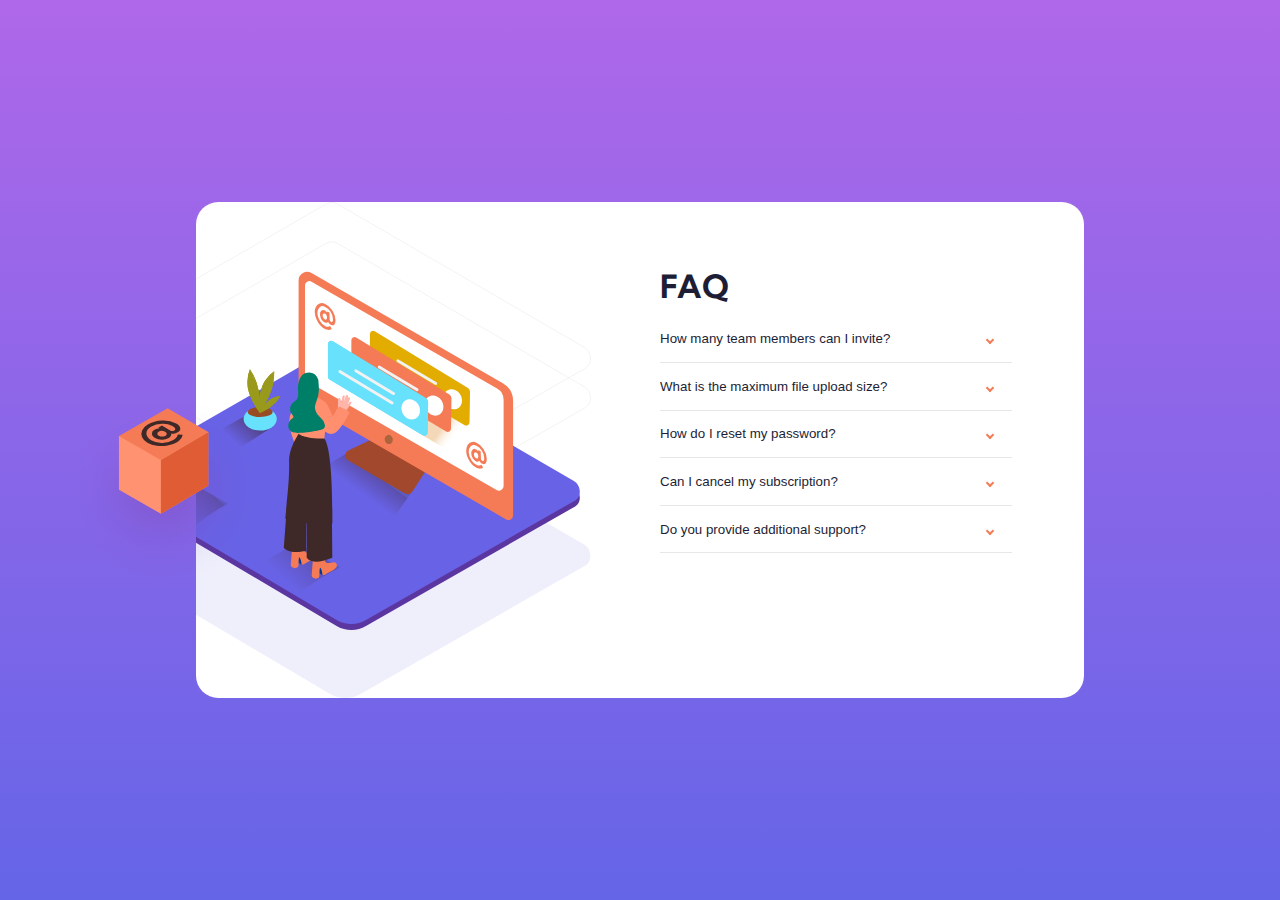
<file: Faq-Accordion-page-challenge/index.html>
<!DOCTYPE html>
<html lang="en">
<head>
  <meta charset="UTF-8">
  <meta name="viewport" content="width=device-width, initial-scale=1.0"> <!-- displays site properly based on user's device -->
  <link rel="icon" type="image/png" sizes="32x32" href="./images/favicon-32x32.png">
  <link rel="preconnect" href="https://fonts.googleapis.com">
  <link rel="preconnect" href="https://fonts.gstatic.com" crossorigin>
  <link href="https://fonts.googleapis.com/css2?family=Kumbh+Sans:wght@400;700&display=swap" rel="stylesheet">
  <title>Frontend Mentor | FAQ Accordion Card</title>
  <link rel="stylesheet" href="index.css">
</head>
<body>
  <main>
    <img src="images/illustration-box-desktop.svg" alt="a box" id="box-img">
    <div class="img-container">
      <img src="images/illustration-woman-online-desktop.svg" alt="illustration of a woman staring at monitor screen" id="illustration-img">
    </div>
    <div id="questions-container">
      <h1>FAQ</h1>
      <div id="accordion">
        <div class="qa">
          <button class="q-btn" id="first-btn" onclick="toggleChild(this)">How many team members can I invite? <span><i class="arrow down"></i></span></button>
          <div class="toggle">
            You can invite up to 2 additional users on the Free plan. There is no limit on 
            team members for the Premium plan.
          </div>
        </div>
        <div class="qa">
          <button class="q-btn" id="second-btn" onclick="toggleChild(this)">What is the maximum file upload size? <span><i class="arrow down"></i></button>
          <div class="toggle">
            No more than 2GB. All files in your account must fit your allotted storage space. 
          </div>
        </div>
        <div class="qa">
          <button class="q-btn" id="third-btn" onclick="toggleChild(this)">How do I reset my password? <span><i class="arrow down"></i></button>
          <div class="toggle">
            Click “Forgot password” from the login page or “Change password” from your profile page.
            A reset link will be emailed to you.
          </div>
        </div>
        <div class="qa">
          <button class="q-btn" id="forth-btn" onclick="toggleChild(this)">Can I cancel my subscription? <span><i class="arrow down"></i></button>
          <div class="toggle">
            Yes! Send us a message and we’ll process your request no questions asked.
          </div>
        </div>
        <div class="qa">
          <button class="q-btn" id="fifth-btn" onclick="toggleChild(this)">Do you provide additional support? <span><i class="arrow down"></i></button>
          <div class="toggle">
            Chat and email support is available 24/7. Phone lines are open during normal business hours.
          </div>
        </div>
      </div>
    </div>
  </main>
  <script src="index.js"></script>
</body>
</html>
</file>
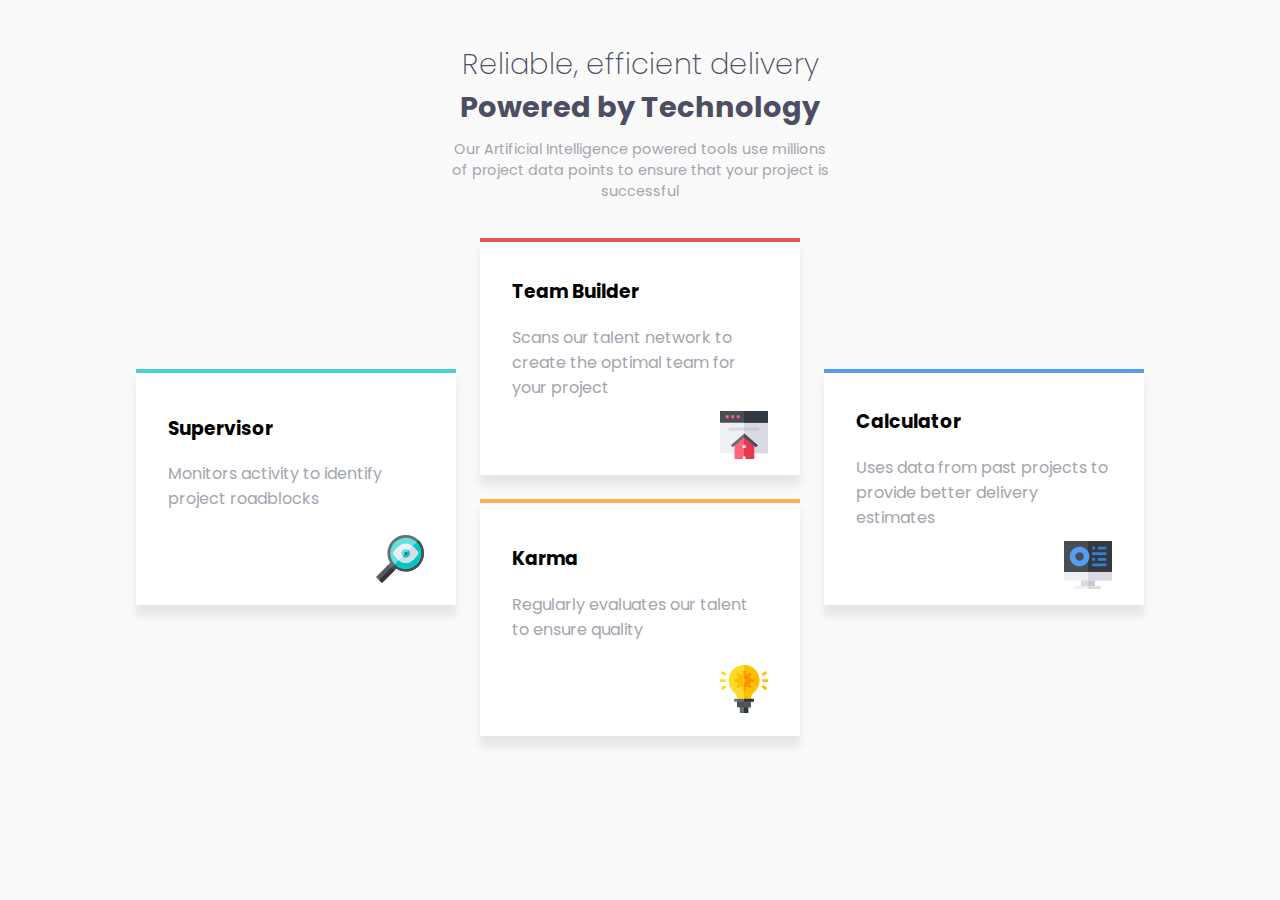
<file: Four-Card-Challenge/index.html>
<!DOCTYPE html>
<html lang="en">
<head>
  <meta charset="UTF-8">
  <meta name="viewport" content="width=device-width, initial-scale=1.0"> <!-- displays site properly based on user's device -->
  <link rel="icon" type="image/png" sizes="32x32" href="./images/favicon-32x32.png">
  <title>Frontend Mentor | Four card feature section</title>
  <link rel="stylesheet" href="index.css">
  <link rel="preconnect" href="https://fonts.googleapis.com">
  <link rel="preconnect" href="https://fonts.gstatic.com" crossorigin>
  <link href="https://fonts.googleapis.com/css2?family=Poppins:wght@200;400;600&display=swap" rel="stylesheet">
</head>
<body>
  <main>
    <h1>
      <span>Reliable, efficient delivery<br></span>
      Powered by Technology
    </h1>
    <p>Our Artificial Intelligence powered tools use millions of project data points 
      to ensure that your project is successful</p>
  </main>
  <div class="four-card-container">

    <div class="card" id="supervisor">
      <div>
        <h3>Supervisor</h3>
        <p>Monitors activity to identify project roadblocks</p>
      </div>
      <img src="images/icon-supervisor.svg" alt="supervisor icon">
    </div>

    <div class="card" id="team-builder">
      <div>
        <h3>Team Builder</h3>
        <p>Scans our talent network to create the optimal team for your project</p>
      </div>
      <img src="images/icon-team-builder.svg " alt="team builder icon">
    </div>

    <div class="card" id="karma">
      <div>
        <h3>Karma</h3>
        <p>Regularly evaluates our talent to ensure quality</p>
      </div>
      <img src="images/icon-karma.svg " alt="karma icon">
    </div>

    <div class="card" id="calculator">
      <div>
        <h3>Calculator</h3>
        <p>Uses data from past projects to provide better delivery estimates</p>
      </div>
      <img src="images/icon-calculator.svg " alt="calculator icon">
    </div>
  </div>
</body>
</html>
</file>
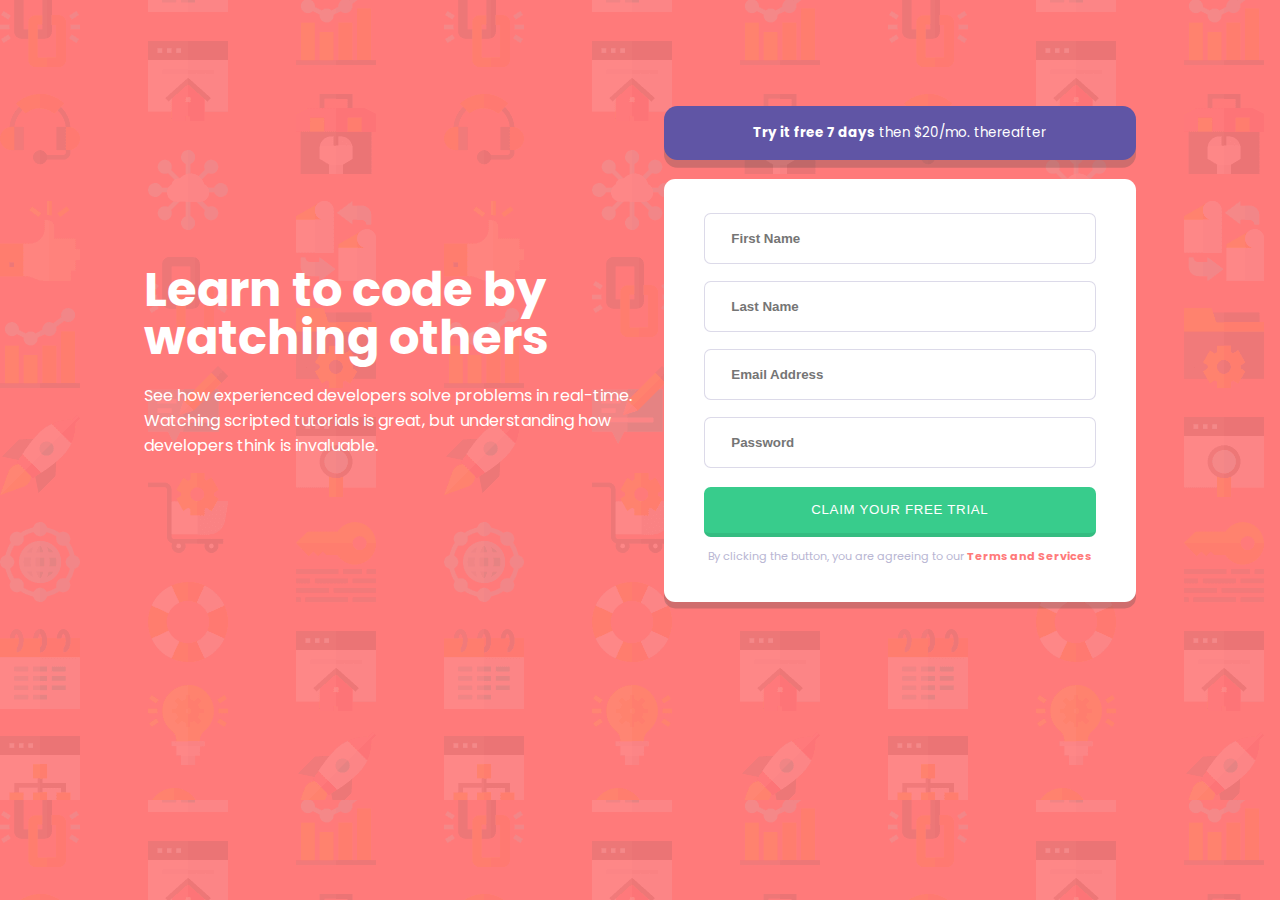
<file: Intro-signup-form-challenge/index.html>
<!DOCTYPE html>
<html lang="en">
<head>
  <meta charset="UTF-8">
  <meta name="viewport" content="width=device-width, initial-scale=1.0"> <!-- displays site properly based on user's device -->
  <link rel="icon" type="image/png" sizes="32x32" href="./images/favicon-32x32.png">
  <title>Frontend Mentor | Intro component with sign up form</title>
  <link rel="stylesheet" href="index.css">
  <link rel="preconnect" href="https://fonts.googleapis.com">
  <link rel="preconnect" href="https://fonts.gstatic.com" crossorigin>
  <link href="https://fonts.googleapis.com/css2?family=Poppins:wght@400;500;600;700&display=swap" rel="stylesheet">
</head>
<body>
  <div class="heading-container">
    <h1>Learn to code by watching others</h1>
    <p>See how experienced developers solve problems in real-time. Watching scripted tutorials is great, 
      but understanding how developers think is invaluable.</p>
  </div>
  <div class="form-container">
    <div id="free-trial-info"><p><span class="bold">Try it free 7 days</span> then $20/mo. thereafter</p></div>
    <div class="form">
      <input type="text" placeholder="First Name" class="input-el" id="firstname-input" required>
      <p class="input-error-text" id="first-name-error" style="display: none;">First Name is either empty or Invalid</p>
      <input type="text" placeholder="Last Name" class="input-el" id="lastname-input" required>
      <p class="input-error-text" id="last-name-error" style="display: none;">Last Name is either empty or Invalid</p>
      <input type="email" placeholder="Email Address" class="input-el" id="email-input" required>
      <p class="input-error-text" id="email-error" style="display: none;">Email is either empty or Invalid</p>
      <input type="password" placeholder="Password" class="input-el" id="password-input" required>
      <p class="input-error-text" id="password-error" style="display: none;">Password is either empty or Invalid</p>
      <button id="claim-trial-btn" onclick="validation()">CLAIM YOUR FREE TRIAL</button>
      <p id="terms-agreement">By clicking the button, you are agreeing to our <span class="red-text">Terms and Services</span></p>
    </div>
  </div>
  <script src="index.js"></script>
</body>
</html>
</file>
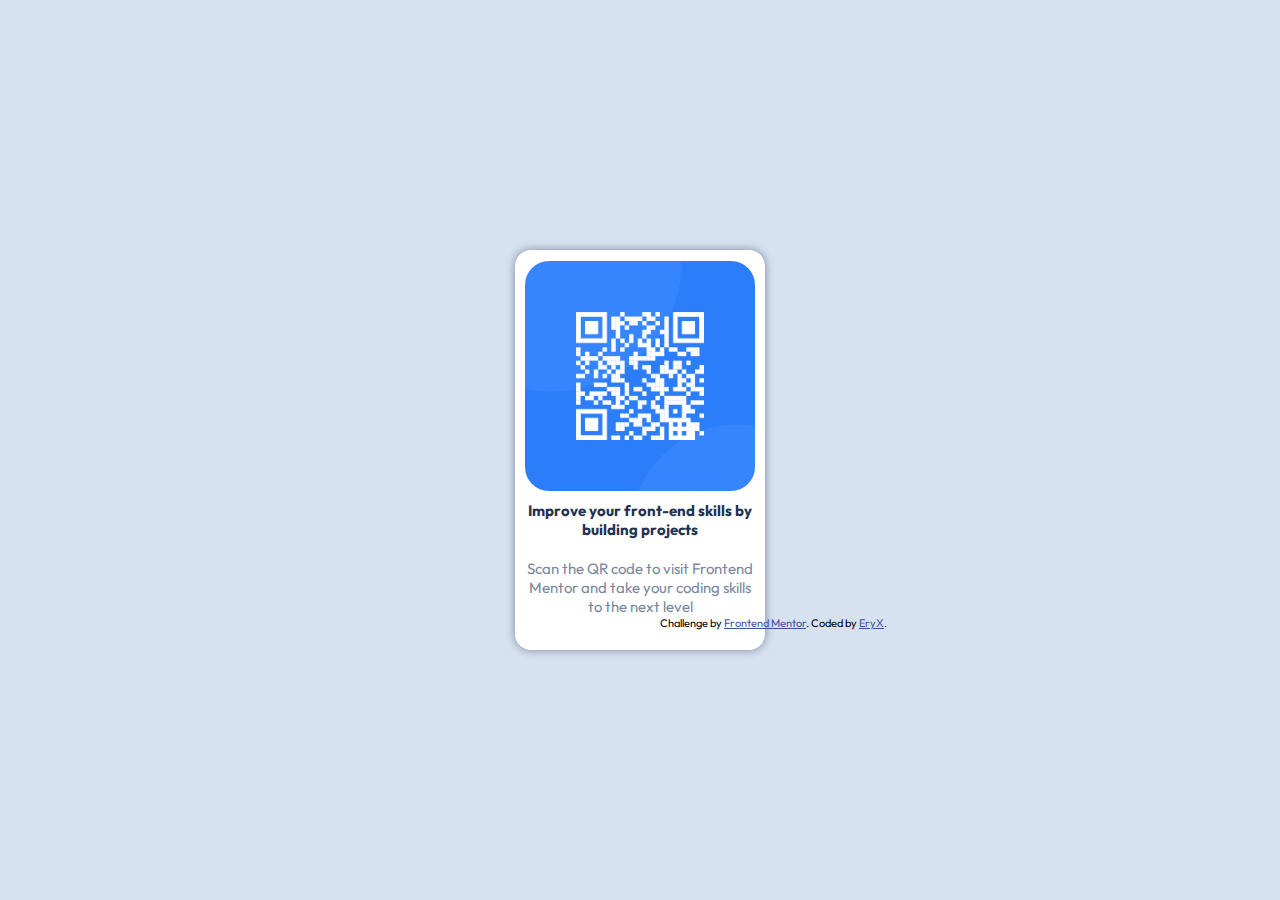
<file: Qr-code-challenge/index.html>
<!DOCTYPE html>
<html lang="en">
<head>
  <meta charset="UTF-8">
  <meta name="viewport" content="width=device-width, initial-scale=1.0">
  <link rel="icon" type="image/png" sizes="32x32" href="./images/favicon-32x32.png">
  <link rel="stylesheet" href="styles.css">
  <title>Frontend Mentor | QR code component</title>
  <style>
    .attribution { font-size: 11px; text-align: center; }
    .attribution a { color: hsl(228, 45%, 44%); }
  </style>
  <link rel="preconnect" href="https://fonts.googleapis.com">
  <link rel="preconnect" href="https://fonts.gstatic.com" crossorigin>
  <link href="https://fonts.googleapis.com/css2?family=Outfit:wght@400;700&display=swap" rel="stylesheet">
</head>
<body>
  <main id="qr-container">
    <img src="images/image-qr-code.png" alt="qr-code-image" id="qr-code-image">
    <h1>Improve your front-end skills by building projects</h1><br>
    <p>Scan the QR code to visit Frontend Mentor and take your coding skills to the next level</p>
  </main>
  <footer class="attribution">
    <p>
      Challenge by <a href="https://www.frontendmentor.io?ref=challenge" target="_blank">Frontend Mentor</a>. 
    Coded by <a href="https://github.com/EryX0" target="_blank">EryX</a>.
    </p>
  </footer>
</body>
</html>
</file>
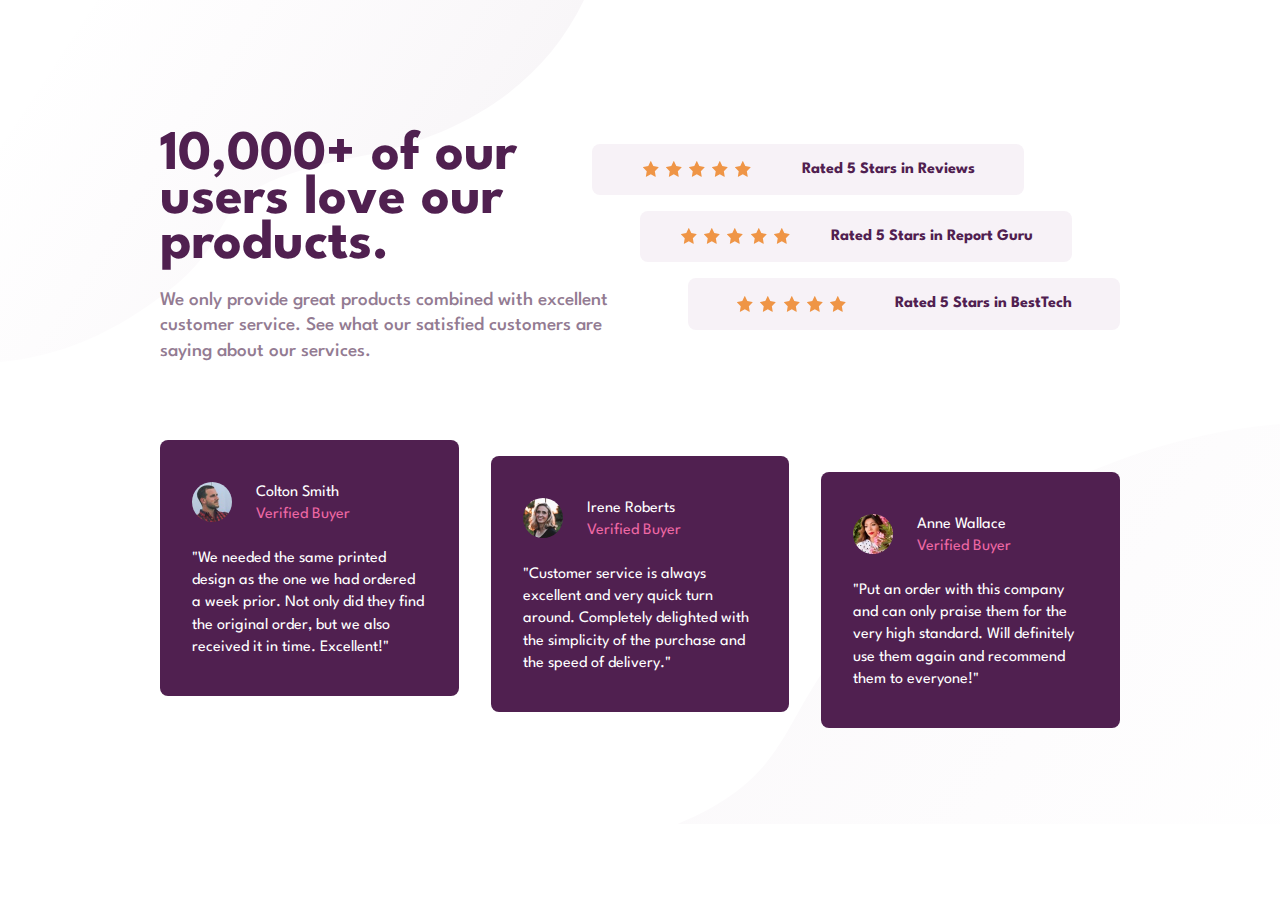
<file: Social-proof-challenge/index.html>
<!DOCTYPE html>
<html lang="en">
  <head>
    <meta charset="UTF-8" />
    <meta name="viewport" content="width=device-width, initial-scale=1.0" />
    <!-- displays site properly based on user's device -->
    <link
      rel="icon"
      type="image/png"
      sizes="32x32"
      href="./images/favicon-32x32.png"
    />
    <link rel="stylesheet" href="index.css">
    <link rel="preconnect" href="https://fonts.googleapis.com">
    <link rel="preconnect" href="https://fonts.gstatic.com" crossorigin>
    <link href="https://fonts.googleapis.com/css2?family=League+Spartan:wght@400;500;700&display=swap" rel="stylesheet">
    <title>Frontend Mentor | Social proof section</title>
  </head>
  <body>
    <main>
      <div id="container">
        <h1>10,000+ of our users love our products.</h1>
        <p>We only provide great products combined with excellent customer service.
          See what our satisfied customers are saying about our services.</p>
      </div>
      <div id="starred-reviews-container">
        <div class="starred-review" id="first-starred">
          <div class="stars-container">
            <img src="images/icon-star.svg" class="star" alt="star">
            <img src="images/icon-star.svg" class="star" alt="star">
            <img src="images/icon-star.svg" class="star" alt="star">
            <img src="images/icon-star.svg" class="star" alt="star">
            <img src="images/icon-star.svg" class="star" alt="star">
          </div>
          Rated 5 Stars in Reviews
        </div>
        <div class="starred-review" id="second-starred">
          <div class="stars-container">
            <img src="images/icon-star.svg" class="star" alt="star">
            <img src="images/icon-star.svg" class="star" alt="star">
            <img src="images/icon-star.svg" class="star" alt="star">
            <img src="images/icon-star.svg" class="star" alt="star">
            <img src="images/icon-star.svg" class="star" alt="star">
          </div>
          Rated 5 Stars in Report Guru
        </div>
        <div class="starred-review" id="third-starred">
          <div class="stars-container">
            <img src="images/icon-star.svg" class="star" alt="star">
            <img src="images/icon-star.svg" class="star" alt="star">
            <img src="images/icon-star.svg" class="star" alt="star">
            <img src="images/icon-star.svg" class="star" alt="star">
            <img src="images/icon-star.svg" class="star" alt="star">
          </div>
          Rated 5 Stars in BestTech
        </div>
      </div>
    </main>
    <footer>
      <div class="full-review" id="first-full">
        <div class="reviewer-profile">
          <img src="images/image-colton.jpg" alt="profile of a man named colton">
          <div>
            Colton Smith 
            <span class="verified-buyer">Verified Buyer</span>
          </div>
        </div>
        <p>"We needed the same printed design as the one we had ordered a week prior.
          Not only did they find the original order, but we also received it in time.
          Excellent!"</p>
      </div>
      <div class="full-review" id="second-full">
        <div class="reviewer-profile">
          <img src="images/image-irene.jpg" alt="profile of a woman named Irene">
          <div>
            Irene Roberts
            <span class="verified-buyer">Verified Buyer</span>
          </div>
        </div>
        <p>"Customer service is always excellent and very quick turn around. Completely
          delighted with the simplicity of the purchase and the speed of delivery."</p>
      </div>
      <div class="full-review" id="third-full">
        <div class="reviewer-profile">
          <img src="images/image-anne.jpg" alt="profile of a woman named Anne">
          <div>
            Anne Wallace 
            <span class="verified-buyer">Verified Buyer</span>
          </div>
        </div>
        <p>"Put an order with this company and can only praise them for the very high
          standard. Will definitely use them again and recommend them to everyone!"</p>
      </div>
    </footer>
  </body>
</html>
</file>
<file: Faq-Accordion-page-challenge/index.css>
*, *:before, *:after
{
    box-sizing: border-box;
}
ul
{
    list-style-type: none;
}
body
{
    background-image: linear-gradient(to bottom, hsl(273, 75%, 66%),hsl(240, 73%, 65%));
    margin: 0;
    padding: 0;
    display: flex;
    justify-content: center;
    align-items: center;
    width: 100%;
    min-height: 100vh;
    font-family: 'Kumbh Sans', sans-serif;
}
h1
{
    margin: 0 0 20em 0;
}
main
{
    padding: 4em 0;
    display: flex;
    align-content: center;
    align-items: stretch;
    background-image: url("images/bg-pattern-desktop.svg");
    background-color: white;
    background-size: contain;
    background-repeat: no-repeat;
    background-position: -7em;
    width: 55.5em;
    height: 31em;
    border-radius: 1.4em;
}
.img-container
{
    display: flex;
    align-items: center;
    width: 24em;
    overflow: hidden;
}
#illustration-img
{
    margin-left: -5.5em;
}
#box-img
{
    display: inline-block;
    position: absolute;
    margin-top: 8.75em;
    margin-left: -8em;
}
#questions-container
{
    padding: 0em 1em 0 5em;
    width: 28em;
}
#questions-container h1
{
    margin-bottom: .6em;
    color:hsl(238, 29%, 16%);
}
.toggle
{
    max-height: 0;
    visibility: hidden;
    opacity: 0;
    -webkit-transition: max-height 166ms, opacity 333ms; 
    -moz-transition: max-height 166ms, opacity 333ms;
    -ms-transition: max-height 166ms, opacity 333ms;
    -o-transition: max-height 166ms, opacity 333ms;
    transition: max-height 166ms, opacity 333ms; 
}
.toggle-active
{
    height: auto;
    max-height: 20em;
    visibility: visible;
    opacity: 1;
    font-size: .7em;
    padding: 0 0 1.5em 0;
    margin-top: 0;
    line-height: 1.5em;
    color:hsl(240, 6%, 50%);
}
.qa
{
    border-bottom: .1em solid hsl(240, 5%, 91%);
    padding: 0em 1em 0 0;
    height: auto;
}
.q-btn
{
    display: flex;
    justify-content: space-between;
    align-items: center;
    width: 25em;
    background-color: #fff;
    border: none;
    text-align: left;
    padding: 0;
    margin: .75em 0;
    background-color: transparent;
    height: 2em;
    color: hsl(238, 29%, 16%);
}
.q-btn:hover
{
    color: hsl(14, 88%, 65%);
}
.arrow 
{
    border: solid hsl(14, 88%, 65%);
    border-width: 0 2px 2px 0;
    display: inline-block;
    padding: 2px;
}
.up 
{
    transform: rotate(-135deg);
    -webkit-transform: rotate(-135deg);
}
.down
{
    transform: rotate(45deg);
    -webkit-transform: rotate(45deg);
}

@media screen and (max-width: 480px)
{
    main
    {
        flex-direction: column;
        align-items: center;
        justify-self: center;
        margin-top: 4em;
        height: 34.5em;
        width: 20em;
        padding: 0;
        overflow: visible;
        background-size:75%;
        background-position: 2.5em -8em;
    }
    .img-container
    {
        margin: -8.5em 0 3em 0;
        width: 15em;
        height: 15em;
        text-align: center;
    }
    #illustration-img
    {
        width: 15em;
        margin: 0;
    }
    #box-img
    {
        width: 6em;
        margin: -2.5em 0 0 -4.6em;
    }
    #questions-container
    {
        width: 20em;
        margin: 0;
        padding: 0;
        display: flex;
        flex-direction: column;
        justify-content: start;
        align-items: center;
    }
    .qa
    {
        width: 17em;
    }
    .q-btn
    {
        width: 20em;
    }
}
</file>
<file: Four-Card-Challenge/index.css>
*, *:before, *:after 
{
  box-sizing: border-box;
}
body
{
    background-color: hsl(0, 0%, 98%);
    text-align: center;
    padding: 1em 8em 3em 8em;
    display: flex;
    flex-direction: column;
    justify-content: center;
    align-items: center;
    font-family: 'Poppins', sans-serif;
    min-height: auto;
    max-height: 100%;
}
main
{
    width: 38%;
    margin-bottom: 1.5em;
    color :hsl(234, 12%, 34%);
    font-size: .9em;
}
main h1
{
    margin-bottom: .35em;
}
main h1 span
{
    font-weight: 200;
}
main p
{
    margin-top: 0;
    font-weight: 400;
    color: hsl(229, 6%, 66%);
}
.four-card-container
{
    display: grid;
    grid-template-columns: 1fr 1fr 1fr;
    grid-template-rows: 1fr 1fr 1fr 1fr;
    grid-gap: 1.5em;
    height: 100%;
}
.card
{
    display: flex;
    flex-direction: column;
    align-items: flex-start;
    justify-content: space-around;
    text-align: left;
    width: auto;
    height: auto;
    padding: 1em 2em;
    background-color: white;
    box-shadow: 0 .7em .5em rgba(173, 173, 173, 0.258);
    max-height: 20em;
}
.card p
{
    
    color: hsl(229, 6%, 66%);
    margin-bottom: .7em;
}
.card img
{
    justify-self: flex-end;
    align-self: flex-end;
    width: 3em;
}
#supervisor
{
    border-top: .3em solid hsl(180, 62%, 55%);
    grid-row: 2/4;
    grid-column: 1/2;
}
#team-builder
{
    border-top: .3em solid hsl(0, 78%, 62%);
    grid-row: 1/3;
    grid-column: 2/3;
}
#karma
{
    border-top: .3em solid hsl(34, 97%, 64%);
    grid-row: 3/5;
    grid-column: 2/3;
}
#calculator
{
    border-top: .3em solid hsl(212, 86%, 64%);
    grid-row: 2/4;
    grid-column: 3/4;
}
@media only screen and (max-device-width:480px) 
{
    body
    {
        padding: 3em 2em;
    }
    main
    {
        font-size: .75em;
        width: 100%;
        margin-bottom: 3em;
    }
    .four-card-container
    {
        grid-template-columns: 1fr;
        grid-template-rows: 1fr 1fr 1fr 1fr;
    }
    #supervisor
    {
        border-top: .3em solid hsl(180, 62%, 55%);
        grid-row: 1/2;
        grid-column: 1/2;
    }
    #team-builder
    {
        border-top: .3em solid hsl(0, 78%, 62%);
        grid-row: 2/3;
        grid-column: 1/2;
    }
    #karma
    {
        border-top: .3em solid hsl(34, 97%, 64%);
        grid-row: 3/4;
        grid-column: 1/2;
    }
    #calculator
    {
        border-top: .3em solid hsl(212, 86%, 64%);
        grid-row: 4/5;
        grid-column: 1/2;
    }
}
</file>
<file: Intro-signup-form-challenge/index.css>
*, *:before, *:after
{
    box-sizing: border-box;
}
body
{
    display: flex;
    justify-content: space-between;
    align-items: center;
    padding: 6.6em 9em;
    margin: 0;
    background-image: url("images/bg-intro-desktop.png");
    background-color: hsl(0, 100%, 74%);
    font-family: 'Poppins', sans-serif;
}
.heading-container
{
    display: flex;
    flex-direction: column;
    justify-content: center;
    color: white;
    width: 33em;
}
.heading-container h1
{
    font-size: 3em;
    line-height: 1em;
    margin-bottom: .1em;
}
.form-container p
{
    font-size: .7em;
}
.form-container
{
    display: flex;
    flex-direction: column;
    align-items: center;
    height: 31em;
    width: 30em;
    max-height: 36em;
}
#free-trial-info
{
    font-size: 1.2em;
    display: flex;
    justify-content: center;
    align-items: center;
    height: 4.5em;
    background-color: hsl(248, 32%, 49%);
    border: none;
    border-radius: .7em;
    color: white;
    width: 100%;
    margin-bottom: 1em;
    box-shadow: 0em .4em rgba(71, 71, 71, 0.264);
}
.bold
{
    font-weight: bold;
}
.form
{
    padding: 1.6em 2.5em;
    background-color: white;
    display: flex;
    flex-direction: column;
    align-items: center;
    width: 100%;
    height: 100%;
    border-radius: .7em;
    text-align: left;
    box-shadow: 0em .4em rgba(71, 71, 71, 0.264);
}
.input-el
{
    width: 100%;
    height: 3.8em;
    margin: .65em 0;
    border-radius: .5em;
    border: .1em solid hsla(246, 25%, 77%, 0.5);
    padding: 0 2em;
    font-weight: 600;
}
#claim-trial-btn
{
    border: none;
    height: 3.7em;
    margin-top: .8em;
    width: 100%;
    border-radius: .5em;
    letter-spacing: .05em;
    background-color: hsl(154, 59%, 51%);
    color: white;
    border-bottom: .3em solid hsl(154, 57%, 47%);
}
#terms-agreement
{
    color: hsl(246, 25%, 77%);
    font-weight: 400;
}
.red-text
{
    color: hsl(0, 100%, 74%);
    font-weight: bold;
}
.input-error-text
{
    margin: 0 0 1em 0;
    height: .5em;
    font-style: italic;
    font-weight: 400;
    color: hsl(0, 100%, 74%);
    text-align: right;
    width: 100%;
}
.input-error
{
    border: .13em solid hsl(0, 100%, 74%);
    background-image: url("images/icon-error.svg");
    background-size: 1.6em;
    background-position: 95% 50%;
    background-repeat: no-repeat;
}
@media only screen and (max-device-width:480px)
{
    body
    {
        flex-direction: column;
        padding: 4.5em 2em 8em 2em;
        justify-content: start;
    }
    .heading-container
    {
        text-align: center;
        width: 100%;
        margin: 0 0 3em 0;
    }
    .heading-container h1
    {
        font-size: 1.8em;
        margin: 0 0 .4em 0;
    }
    .form-container
    {
        width: 100%;
        height: 33em;
    }
    #free-trial-info
    {
        text-align: center;
        padding:  1em 2.77em;
        margin-bottom: 1.2em;
    }
    .form
    {
        padding: .9em 1.5em;
    }
    #terms-agreement
    {
        text-align: center;
    }
}
</file>
<file: Qr-code-challenge/styles.css>
body
{
    box-sizing: border-box;
    font-family: 'Outfit', sans-serif;
    background-color: hsl(212, 45%, 89%);
}
#qr-container
{
    display: flex;
    flex-direction: column;
    justify-content: start;
    align-items: center;
    box-sizing: border-box;
    position: absolute;
    left: 50%;
    top: 50%;
    transform: translate(-50%, -50%);
    padding: .7em .4em;
    background-color: hsl(0, 0%, 100%);
    border-radius: 1em;
    box-shadow: 0 0 10px hsl(220, 15%, 55%);
    width: 250px;
    height: 400px;
    text-align: center;
}
#qr-container p
{
    margin-top: 0;
    font-size: 15px;
    color: hsl(220, 15%, 55%);
    font-weight: 400;
}
#qr-container h1
{
    margin-bottom: 0;
    font-size: 15px;
    color: hsl(218, 44%, 22%);
    font-weight: 700;
}
#qr-code-image
{
    box-sizing: border-box;
    width: 230px;
    border-radius: 1.5em;
}
.attribution
{
    position: absolute;
    left:60em;
    top:55em;
}
@media screen and (max-width:376px)
{
    body
    {
        font-size: 15px;
    }
    #qr-container
    {
        box-shadow: 0 0 3px hsl(220, 15%, 55%);
        width: 80%;
        height: 72%;
        padding: 1em .7em;
    }
    #qr-code-image
    {
        width: 95%;
    }
    #qr-container h1
    {
        margin-top: 1.3em;
        font-weight: bolder;
        font-size: 1.4em;
        margin-bottom: 0;
        color: hsl(218, 44%, 22%);
        font-weight: 700;
    }
    #qr-container p
    {
        font-size: 1.1em;
        margin-top: 0;
        color: hsl(209, 13%, 61%);
        font-weight: 400;
    }
    .attribution
    {
        position: absolute;
        left:110px;
        top:620px;
        display: none;
    }
}
</file>
<file: Social-proof-challenge/index.css>
*, *:before, *:after
{
    box-sizing: border-box;
}
body
{
    display: flex;
    flex-direction: column;
    font-family: 'League Spartan', sans-serif;
    padding: 0;
    margin: 0;
}
main
{
    background-image: url("images/bg-pattern-top-mobile.svg");
    background-repeat: no-repeat;
    background-size: fit;
    display: flex;
    flex-direction: column;
    align-items: center;
    text-align: center;
    padding: 4em 2.3em 2em 2.3em;
}
main h1
{
    line-height: .8em;
    font-size: 2.5em;
    color: hsl(300, 43%, 22%);
    font-weight: 700;
    margin-bottom: .35em;
}
main p
{
    font-weight: 500;
    color: hsl(303, 10%, 53%);
    line-height: 1.35em;
}
#starred-reviews-container
{
    margin-top: 1.7em;
}
.starred-review
{
    display: flex;
    flex-direction: column;
    background-color: hsl(300, 24%, 96%);
    width: 18em;
    height: 5em;
    margin-bottom: 1em;
    border-radius: .5em;
    color: hsl(300, 43%, 22%);
    font-weight: 700;
}
.star
{
    width: 1em;
    height: 1em;
    margin: 1em .1em .8em .1em;
}
.full-review
{
    background-color: hsl(300, 43%, 22%);
    color: hsl(0, 0%, 100%);
    height: 15.7em;
    margin-bottom: 1em;
    border-radius: .5em;
    padding: 2.6em 2em 3em 2em;
    line-height: 1.4em;
}
.reviewer-profile
{
    display: flex;
    margin-bottom: 1.3em;
}
.reviewer-profile img
{
    width: 2.5em;
    height: 2.5em;
    border-radius: 50%;
    margin-right: 1.5em;
}
.verified-buyer
{
    display: block;
    color: hsl(333, 80%, 67%);
}
footer
{
    background-image: url("images/bg-pattern-bottom-mobile.svg");
    background-repeat: no-repeat;
    background-size: cover;
    padding: 0 2.3em 6em;
}
@media screen and (min-device-width:768px)
{
    main
    {
        background-image: url("images/bg-pattern-top-desktop.svg");
        flex-direction: row;
        align-items: flex-start;
        justify-content: space-between;
        padding: 6em 10em 2.5em 10em;
        margin: 0;
    }
    #container
    {
        text-align: left;
        width: 30em;
    }
    #container h1
    {
        font-size: 3.5em;
    }
    #container p
    {
        font-size: 1.2em;
    }
    #starred-reviews-container
    {
        margin-top: 3em;
    }
    .starred-review
    {
        width: 27em;
        height: 3.2em;
        flex-direction: row;
        justify-content: space-evenly;
        align-items: center;
    }
    #first-starred
    {
        margin-left: -6em;
    }
    #second-starred
    {
        margin-left: -3em;
    }
    #second-full
    {
        margin-top: 1em;
    }
    #third-full
    {
        margin-top: 2em;
    }
    footer
    {
        background-image: url("images/bg-pattern-bottom-desktop.svg");
        padding: 1em 9em;
        display: flex;
        flex-direction: row;
        justify-content: space-between;
        height: 25em;
    }
    .full-review
    {
        height: 16em;
        width: 25em;
        margin: 0 1em;
    }
}
</file>
